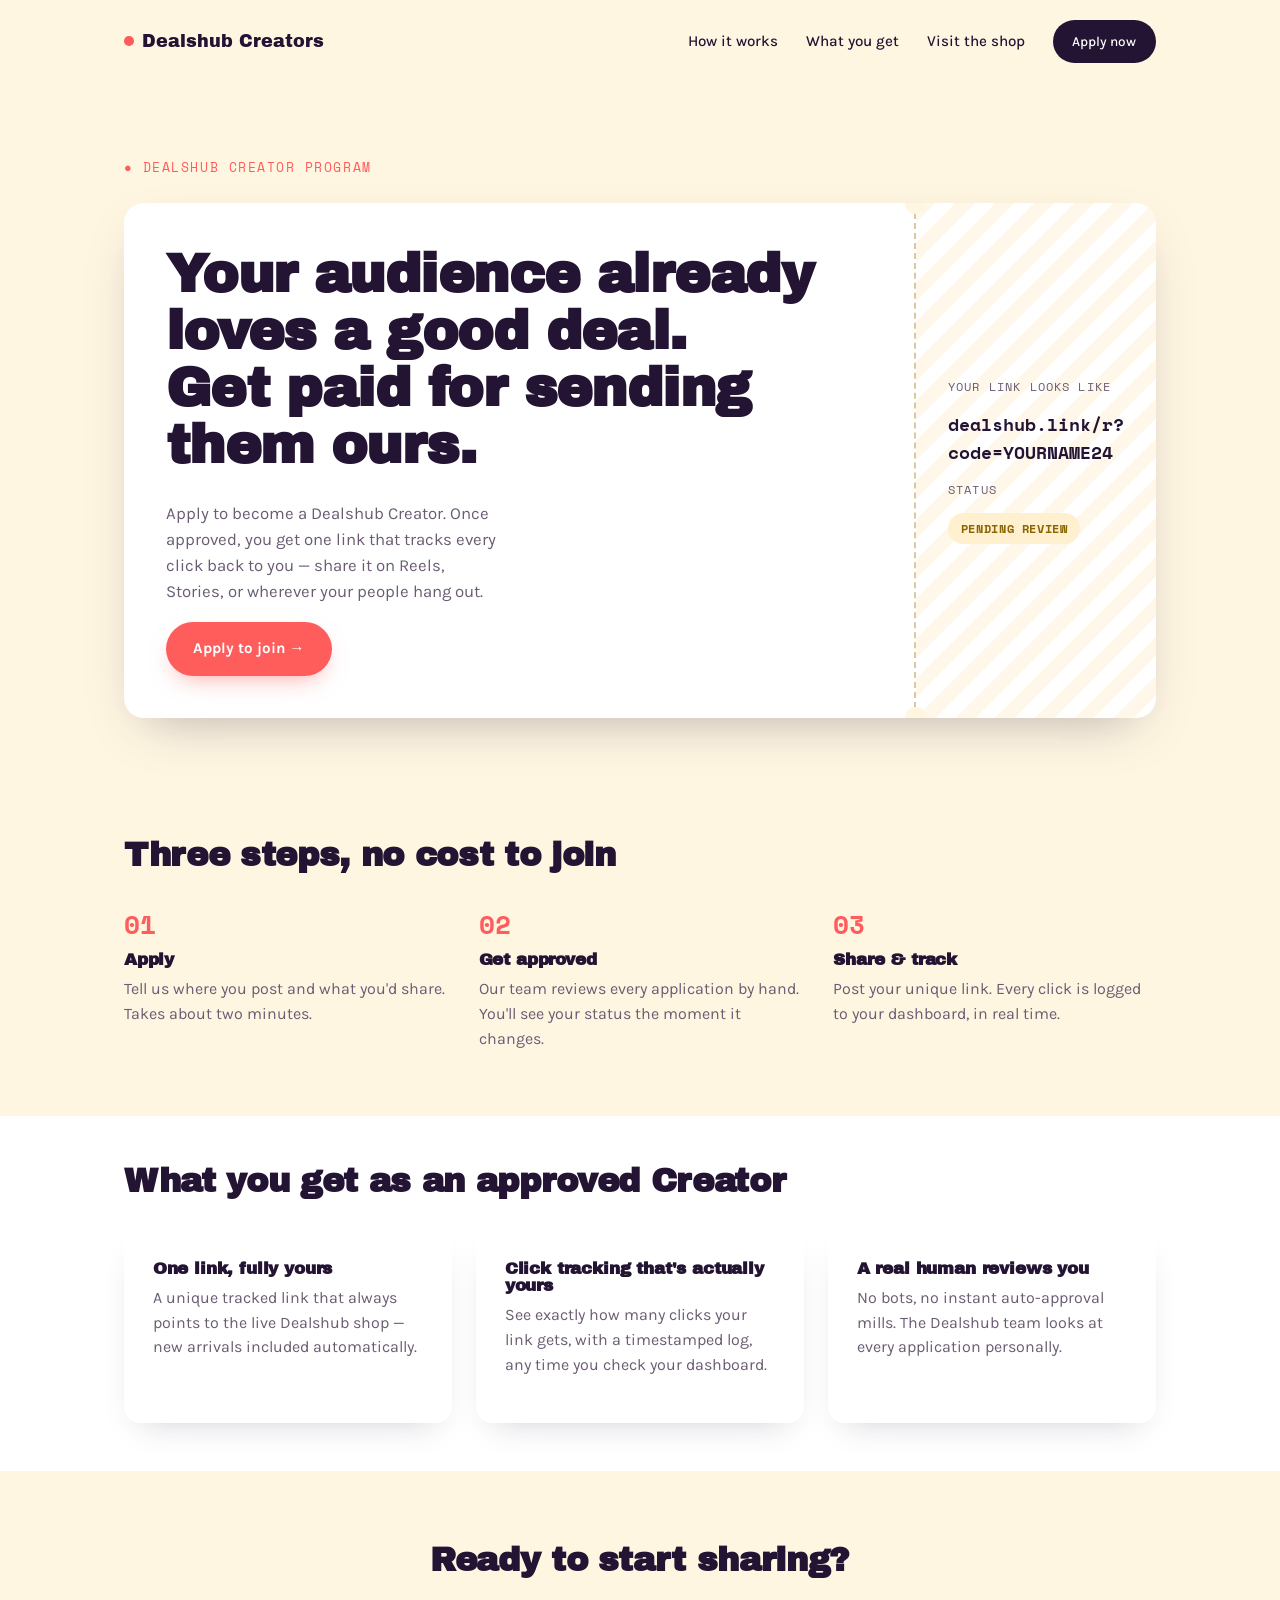
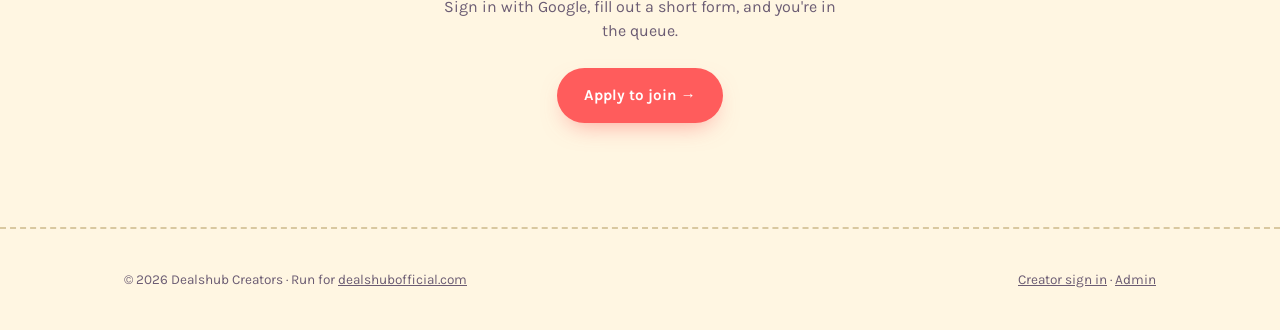
<file: index.html>
<!DOCTYPE html>
<html lang="en">
<head>
<meta charset="UTF-8">
<meta name="viewport" content="width=device-width, initial-scale=1">
<title>Dealshub Creators — Share deals, earn from every click</title>
<meta name="description" content="Join the Dealshub Creators program. Apply, get approved, and get a unique tracked link to share Dealshub deals with your audience.">
<link rel="stylesheet" href="styles.css">
</head>
<body>

<header class="site-header">
  <a class="logo" href="index.html"><span class="dot"></span>Dealshub Creators</a>
  <nav class="site-nav">
    <a href="#how">How it works</a>
    <a href="#perks">What you get</a>
    <a href="https://www.dealshubofficial.com/shop">Visit the shop</a>
    <a class="btn btn-dark btn-sm" href="dashboard.html">Apply now</a>
  </nav>
</header>

<main>
  <section class="section">
    <div class="wrap">
      <span class="eyebrow">● Dealshub Creator Program</span>
      <div class="ticket" style="margin-top:1.5rem;">
        <div class="ticket__main">
          <h1>Your audience already loves a good deal.<br>Get paid for sending them ours.</h1>
          <p style="font-size:1.05rem;max-width:34ch;">Apply to become a Dealshub Creator. Once approved, you get one link that tracks every click back to you — share it on Reels, Stories, or wherever your people hang out.</p>
          <a class="btn btn-primary" href="dashboard.html">Apply to join →</a>
        </div>
        <div class="ticket__divider" aria-hidden="true"></div>
        <div class="ticket__stub">
          <span class="stub-label">Your link looks like</span>
          <span class="stub-code">dealshub.link/r?code=YOURNAME24</span>
          <span class="stub-label">Status</span>
          <span class="badge badge--pending">Pending review</span>
        </div>
      </div>
    </div>
  </section>

  <section class="section section--tight" id="how">
    <div class="wrap">
      <h2>Three steps, no cost to join</h2>
      <div class="steps">
        <div class="step">
          <span class="step-num">01</span>
          <h3>Apply</h3>
          <p>Tell us where you post and what you'd share. Takes about two minutes.</p>
        </div>
        <div class="step">
          <span class="step-num">02</span>
          <h3>Get approved</h3>
          <p>Our team reviews every application by hand. You'll see your status the moment it changes.</p>
        </div>
        <div class="step">
          <span class="step-num">03</span>
          <h3>Share & track</h3>
          <p>Post your unique link. Every click is logged to your dashboard, in real time.</p>
        </div>
      </div>
    </div>
  </section>

  <section class="section section--tight" id="perks" style="background:var(--paper);">
    <div class="wrap">
      <h2>What you get as an approved Creator</h2>
      <div class="cards">
        <div class="card">
          <h3>One link, fully yours</h3>
          <p>A unique tracked link that always points to the live Dealshub shop — new arrivals included automatically.</p>
        </div>
        <div class="card">
          <h3>Click tracking that's actually yours</h3>
          <p>See exactly how many clicks your link gets, with a timestamped log, any time you check your dashboard.</p>
        </div>
        <div class="card">
          <h3>A real human reviews you</h3>
          <p>No bots, no instant auto-approval mills. The Dealshub team looks at every application personally.</p>
        </div>
      </div>
    </div>
  </section>

  <section class="section center">
    <div class="wrap">
      <h2>Ready to start sharing?</h2>
      <p style="max-width:40ch;margin:0 auto 1.5rem;">Sign in with Google, fill out a short form, and you're in the queue.</p>
      <a class="btn btn-primary" href="dashboard.html">Apply to join →</a>
    </div>
  </section>
</main>

<footer class="site-footer">
  <div class="wrap">
    <span>© <span id="year"></span> Dealshub Creators · Run for <a href="https://www.dealshubofficial.com/shop">dealshubofficial.com</a></span>
    <span><a href="dashboard.html">Creator sign in</a> · <a href="admin.html">Admin</a></span>
  </div>
</footer>

<script>document.getElementById('year').textContent = new Date().getFullYear();</script>
</body>
</html>
</file>
<file: styles.css>
/* ===================================================================
   Dealshub Creators — shared design system
   Signature element: the "ticket" — a coupon stub with a perforated
   tear line and punched corners, used for the hero pitch AND for the
   creator's own referral link. Same object, two jobs.
   =================================================================== */

@import url('https://fonts.googleapis.com/css2?family=Archivo+Black&family=Karla:ital,wght@0,400;0,500;0,700;1,400&family=Space+Mono:wght@400;700&display=swap');

:root{
  --bg: #FFF6E2;
  --paper: #FFFFFF;
  --ink: #241433;
  --muted: #6B5C73;
  --marigold: #FFB627;
  --coral: #FF5C5C;
  --mint: #1E9E62;
  --rose: #D63B5C;
  --line-dash: #D9C8A0;
  --shadow: 0 20px 50px -22px rgba(36,20,51,.35);
  --radius: 20px;
  --display: 'Archivo Black', sans-serif;
  --body: 'Karla', sans-serif;
  --mono: 'Space Mono', monospace;
}

*{box-sizing:border-box;}
html{scroll-behavior:smooth;}
body{
  margin:0;
  background:var(--bg);
  color:var(--ink);
  font-family:var(--body);
  font-size:16px;
  line-height:1.55;
  -webkit-font-smoothing:antialiased;
}
img{max-width:100%;display:block;}
a{color:inherit;}
h1,h2,h3{font-family:var(--display);line-height:1.05;margin:0 0 .5em;letter-spacing:-.01em;}
h1{font-size:clamp(2.1rem,5vw,3.4rem);}
h2{font-size:clamp(1.5rem,3.2vw,2.1rem);}
h3{font-size:1.05rem;}
p{margin:0 0 1em;color:var(--muted);}
.eyebrow{
  font-family:var(--mono);
  font-size:.8rem;
  text-transform:uppercase;
  letter-spacing:.12em;
  color:var(--coral);
  display:inline-flex;
  align-items:center;
  gap:.5em;
}
:focus-visible{outline:3px solid var(--coral);outline-offset:3px;border-radius:4px;}

.wrap{max-width:1080px;margin:0 auto;padding:0 1.5rem;}
.section{padding:4.5rem 0;}
.section--tight{padding:3rem 0;}

/* ---------- header ---------- */
.site-header{
  display:flex;align-items:center;justify-content:space-between;
  padding:1.25rem 1.5rem;max-width:1080px;margin:0 auto;
}
.logo{
  font-family:var(--display);font-size:1.1rem;text-decoration:none;
  display:flex;align-items:center;gap:.5rem;
}
.logo .dot{width:.55em;height:.55em;background:var(--coral);border-radius:50%;display:inline-block;}
.site-nav{display:flex;gap:1.75rem;align-items:center;font-size:.95rem;}
.site-nav a{text-decoration:none;font-weight:500;}
.site-nav a:hover{color:var(--coral);}

/* ---------- buttons ---------- */
.btn{
  font-family:var(--body);font-weight:700;font-size:.95rem;
  padding:.85rem 1.6rem;border-radius:999px;border:2px solid transparent;
  cursor:pointer;display:inline-flex;align-items:center;gap:.6rem;
  text-decoration:none;transition:transform .15s ease, box-shadow .15s ease;
}
.btn:hover{transform:translateY(-2px);}
@media (prefers-reduced-motion:reduce){.btn:hover{transform:none;}}
.btn-primary{background:var(--coral);color:#fff;box-shadow:0 10px 24px -10px rgba(255,92,92,.6);}
.btn-primary:hover{box-shadow:0 14px 28px -10px rgba(255,92,92,.75);}
.btn-dark{background:var(--ink);color:#fff;}
.btn-outline{background:transparent;border-color:var(--ink);color:var(--ink);}
.btn-outline:hover{border-color:var(--coral);color:var(--coral);}
.btn[disabled]{opacity:.5;cursor:not-allowed;transform:none;}
.btn-sm{padding:.55rem 1.1rem;font-size:.85rem;}

/* ---------- ticket: signature component ---------- */
.ticket{
  background:var(--paper);
  border-radius:var(--radius);
  box-shadow:var(--shadow);
  display:flex;
  overflow:hidden;
}
.ticket__main{flex:1 1 auto;padding:2.6rem;}
.ticket__stub{
  flex:0 0 240px;
  padding:2.6rem 2rem;
  display:flex;flex-direction:column;
  align-items:flex-start;justify-content:center;
  gap:.9rem;
  background:repeating-linear-gradient(135deg, rgba(255,182,39,.10) 0 14px, rgba(255,182,39,0) 14px 28px);
}
.ticket__divider{
  position:relative;
  width:0;
  border-left:2px dashed var(--line-dash);
  flex:0 0 0;
}
.ticket__divider::before,.ticket__divider::after{
  content:'';position:absolute;left:-11px;width:22px;height:22px;
  background:var(--bg);border-radius:50%;
}
.ticket__divider::before{top:-11px;}
.ticket__divider::after{bottom:-11px;}
.ticket .stub-label{
  font-family:var(--mono);font-size:.72rem;text-transform:uppercase;
  letter-spacing:.1em;color:var(--muted);
}
.ticket .stub-code{
  font-family:var(--mono);font-weight:700;font-size:1.15rem;
  color:var(--ink);word-break:break-all;
}
@media (max-width:680px){
  .ticket{flex-direction:column;}
  .ticket__divider{
    width:auto;height:0;border-left:none;border-top:2px dashed var(--line-dash);
  }
  .ticket__divider::before,.ticket__divider::after{top:-11px;left:auto;}
  .ticket__divider::before{left:-11px;}
  .ticket__divider::after{right:-11px;left:auto;}
  .ticket__stub{flex:none;}
}

/* ---------- steps ---------- */
.steps{display:grid;grid-template-columns:repeat(3,1fr);gap:2rem;margin-top:2rem;}
.step{position:relative;}
.step-num{
  font-family:var(--mono);font-weight:700;color:var(--coral);
  font-size:1.6rem;display:block;margin-bottom:.4rem;
}
@media (max-width:780px){.steps{grid-template-columns:1fr;}}

/* ---------- feature cards ---------- */
.cards{display:grid;grid-template-columns:repeat(3,1fr);gap:1.5rem;margin-top:2rem;}
.card{
  background:var(--paper);border-radius:16px;padding:1.8rem;
  box-shadow:0 14px 32px -18px rgba(36,20,51,.25);
}
@media (max-width:780px){.cards{grid-template-columns:1fr;}}

/* ---------- forms ---------- */
.field{margin-bottom:1.3rem;}
.field label{display:block;font-weight:700;font-size:.9rem;margin-bottom:.4rem;}
.field .hint{font-size:.82rem;color:var(--muted);margin-top:.3rem;}
input,select,textarea{
  width:100%;font-family:var(--body);font-size:1rem;
  padding:.8rem 1rem;border-radius:12px;border:2px solid #EAD9AE;
  background:#fff;color:var(--ink);
}
input:focus,select:focus,textarea:focus{border-color:var(--coral);}
textarea{resize:vertical;min-height:90px;}
.form-card{
  background:var(--paper);border-radius:var(--radius);padding:2.5rem;
  box-shadow:var(--shadow);max-width:560px;
}

/* ---------- status badges ---------- */
.badge{
  font-family:var(--mono);font-size:.78rem;font-weight:700;
  text-transform:uppercase;letter-spacing:.05em;
  padding:.35rem .8rem;border-radius:999px;display:inline-flex;
  align-items:center;gap:.4rem;
}
.badge--pending{background:#FFF1CF;color:#8A6400;}
.badge--approved{background:#DCF4E6;color:var(--mint);}
.badge--rejected{background:#FAE0E5;color:var(--rose);}

/* ---------- dashboard ---------- */
.stat-grid{display:grid;grid-template-columns:repeat(2,1fr);gap:1.2rem;margin:1.6rem 0;}
.stat{background:var(--paper);border-radius:14px;padding:1.3rem 1.5rem;box-shadow:0 14px 32px -18px rgba(36,20,51,.2);}
.stat .num{font-family:var(--mono);font-size:2rem;font-weight:700;}
.stat .label{font-size:.85rem;color:var(--muted);}
.copy-row{
  display:flex;gap:.6rem;align-items:center;flex-wrap:wrap;
  background:#FFF8E9;border:2px dashed var(--line-dash);border-radius:12px;
  padding:.7rem 1rem;font-family:var(--mono);font-size:.92rem;
}
.copy-row span{word-break:break-all;}

/* ---------- admin ---------- */
.app-card{
  background:var(--paper);border-radius:16px;padding:1.6rem;
  box-shadow:0 14px 32px -18px rgba(36,20,51,.25);
  display:flex;gap:1.2rem;flex-wrap:wrap;justify-content:space-between;
  margin-bottom:1.1rem;
}
.app-card .info{flex:1 1 300px;}
.app-card .actions{display:flex;gap:.6rem;align-items:flex-start;}
.avatar{width:46px;height:46px;border-radius:50%;background:var(--marigold);object-fit:cover;}
.meta-line{font-size:.85rem;color:var(--muted);margin:.15rem 0;}
.tabbar{display:flex;gap:.5rem;margin-bottom:1.6rem;flex-wrap:wrap;}
.tabbar button{
  font-family:var(--body);font-weight:700;border:2px solid var(--ink);
  background:transparent;color:var(--ink);padding:.5rem 1.1rem;border-radius:999px;cursor:pointer;
}
.tabbar button.active{background:var(--ink);color:#fff;}
.empty-state{
  text-align:center;padding:3rem 1rem;color:var(--muted);
  border:2px dashed var(--line-dash);border-radius:16px;
}

/* ---------- footer ---------- */
.site-footer{padding:2.5rem 0;border-top:2px dashed var(--line-dash);margin-top:2rem;}
.site-footer .wrap{display:flex;justify-content:space-between;flex-wrap:wrap;gap:1rem;font-size:.85rem;color:var(--muted);}
.site-footer a{text-decoration:underline;}

.center{text-align:center;}
.spinner{
  width:22px;height:22px;border:3px solid #EAD9AE;border-top-color:var(--coral);
  border-radius:50%;animation:spin .8s linear infinite;display:inline-block;
}
@keyframes spin{to{transform:rotate(360deg);}}
@media (prefers-reduced-motion:reduce){.spinner{animation:none;}}

.g-btn{
  display:inline-flex;align-items:center;gap:.7rem;background:#fff;color:var(--ink);
  border:2px solid var(--ink);border-radius:999px;padding:.75rem 1.4rem;
  font-weight:700;cursor:pointer;font-family:var(--body);font-size:.95rem;
}
.g-btn:hover{border-color:var(--coral);color:var(--coral);}
.msg{padding:.8rem 1rem;border-radius:10px;font-size:.9rem;margin:1rem 0;}
.msg--error{background:#FAE0E5;color:var(--rose);}
.msg--ok{background:#DCF4E6;color:var(--mint);}
</file>
